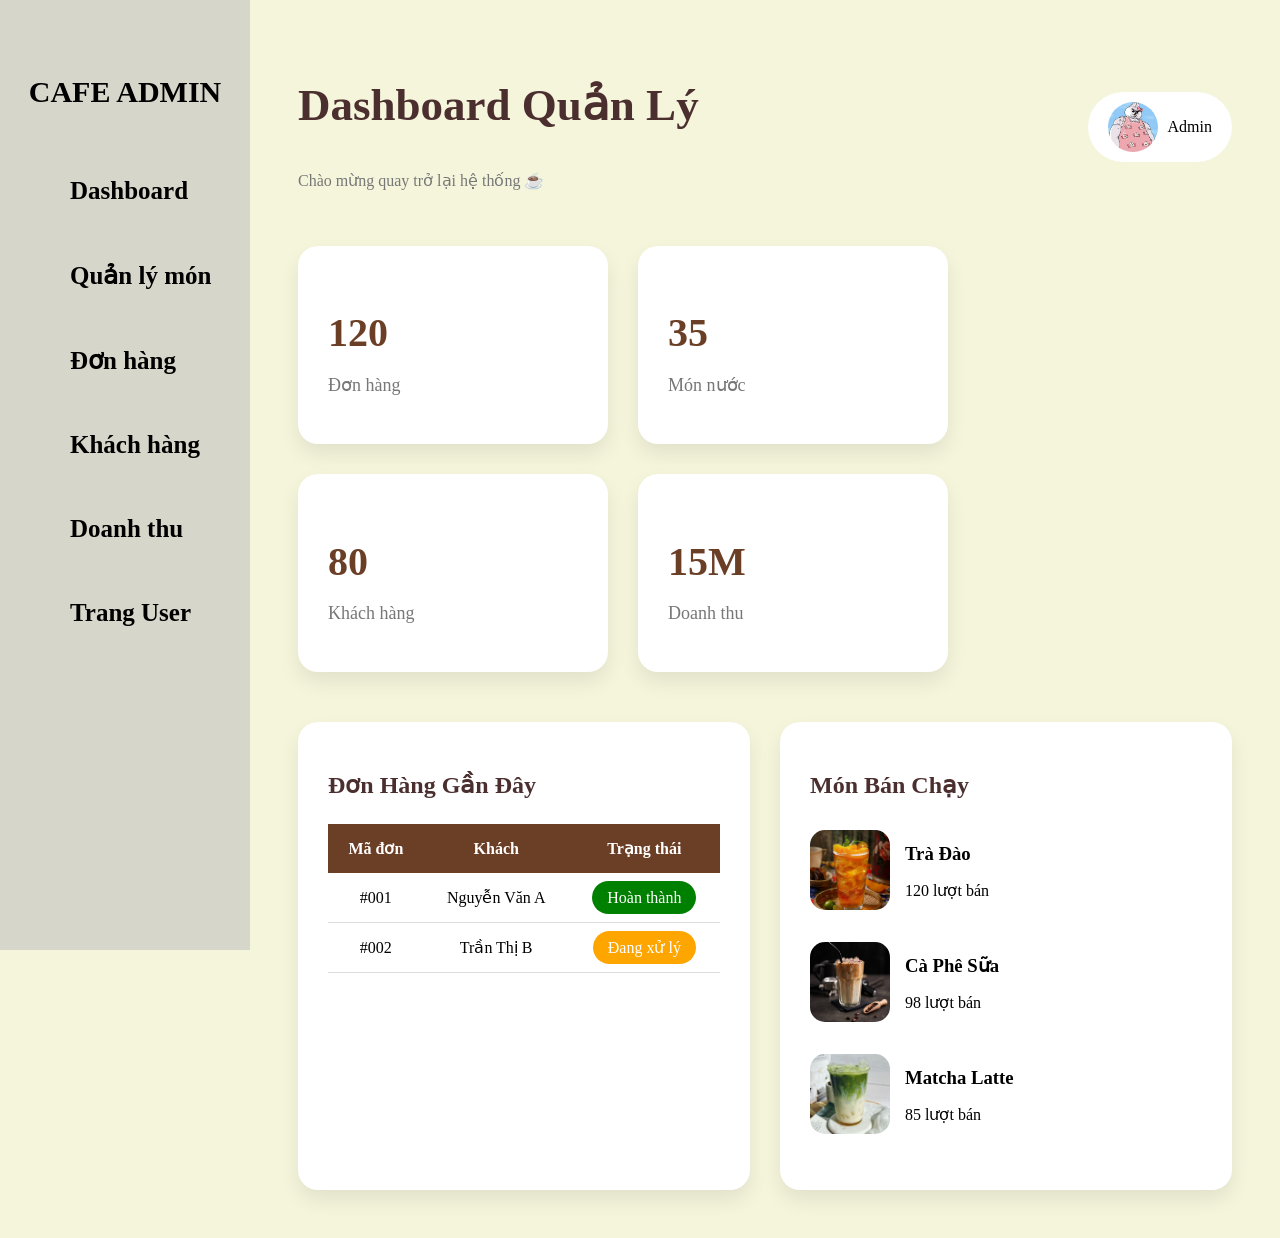
<file: admin/index.html>
<!DOCTYPE html>
<html lang="vi">
<head>
    <meta charset="UTF-8">
    <title>webAdmin</title>
    <link rel="stylesheet" href="style.css">
</head>
<body>
    <div class="sidebar">
        <h2 class="admin-title">CAFE ADMIN</h2>
        <ul class="menu">
            <li><a href="trangchu.html">Dashboard</a></li>
            <li><a href="menu.html">Quản lý món</a></li>
            <li><a href="donhang.html">Đơn hàng</a></li>
            <li><a href="khachhang.html">Khách hàng</a></li>
            <li><a href="doanhthu.html">Doanh thu</a></li>
            <li><a href="../WebUser/index.html">Trang User</a></li>
        </ul>

    </div>
    <div class="main">
        <div class="topbar">
            <div>
                <h1 class="title">Dashboard Quản Lý</h1>
                <p class="hello">Chào mừng quay trở lại hệ thống ☕</p>
            </div>
            <div class="admin-info">
                <img src="avataradmin.jpg" alt="">
                <span>Admin</span>
            </div>
        </div>
        <div class="dashboard">
            <div class="card">
                <h2>120</h2>
                <p>Đơn hàng</p>
            </div>
            <div class="card">
                <h2>35</h2>
                <p>Món nước</p>
            </div>
            <div class="card">
                <h2>80</h2>
                <p>Khách hàng</p>
            </div>
            <div class="card">
                <h2>15M</h2>
                <p>Doanh thu</p>
            </div>

        </div>
        <div class="content-box">
            <div class="recent-order">
                <h2>Đơn Hàng Gần Đây</h2>
                <table>
                    <tr>
                        <th>Mã đơn</th>
                        <th>Khách</th>
                        <th>Trạng thái</th>
                    </tr>
                    <tr>
                        <td>#001</td>
                        <td>Nguyễn Văn A</td>
                        <td><span class="done">Hoàn thành</span></td>
                    </tr>
                    <tr>
                        <td>#002</td>
                        <td>Trần Thị B</td>
                        <td><span class="waiting">Đang xử lý</span></td>
                    </tr>
                </table>
            </div>
            <div class="best-seller">
                <h2>Món Bán Chạy</h2>
                <div class="drink-item">
                    <img src="tradao.jpg">
                    <div>
                        <h3>Trà Đào</h3>
                        <p>120 lượt bán</p>
                    </div>
                </div>
                <div class="drink-item">
                    <img src="cafesua.jpg">
                    <div>
                        <h3>Cà Phê Sữa</h3>
                        <p>98 lượt bán</p>
                    </div>
                </div>
                <div class="drink-item">
                    <img src="matcha1.jpg">
                    <div>
                        <h3>Matcha Latte</h3>
                        <p>85 lượt bán</p>
                    </div>
                </div>

            </div>

        </div>

    </div>

</body>

</html>
</file>
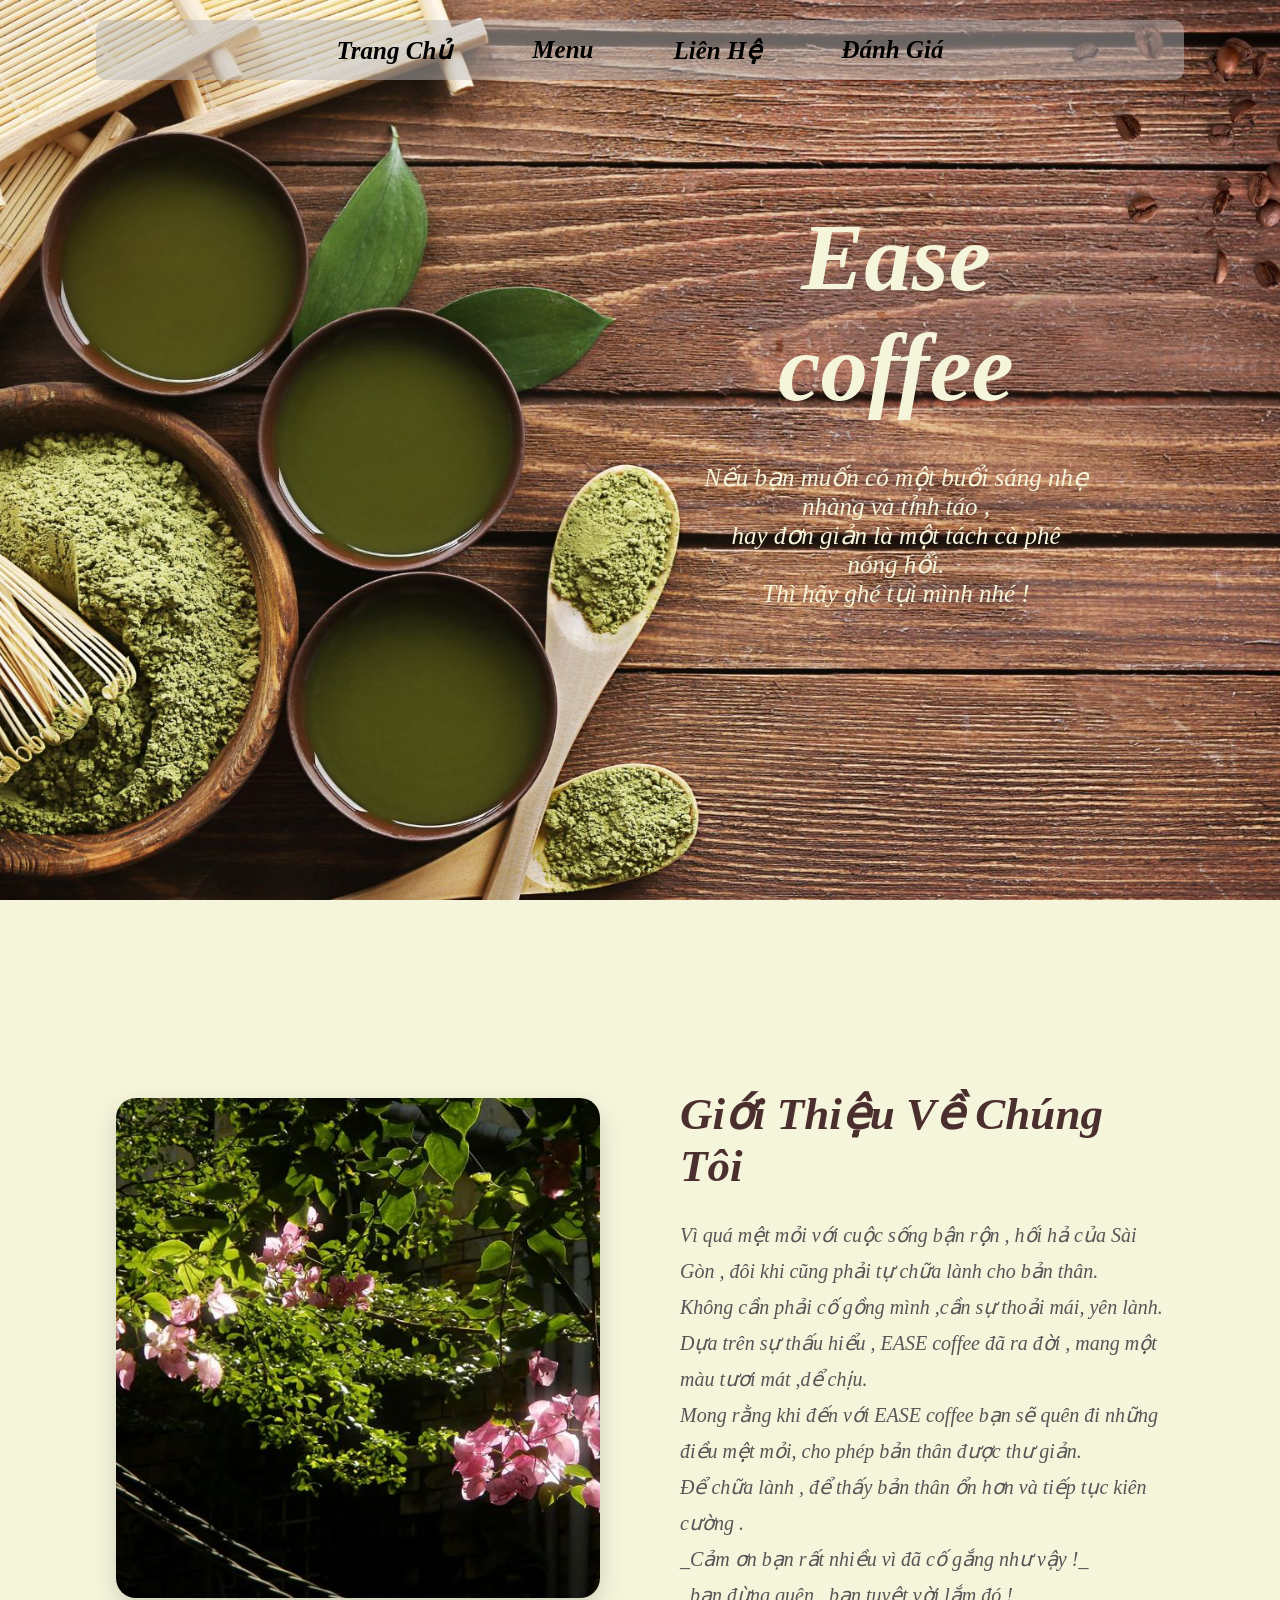
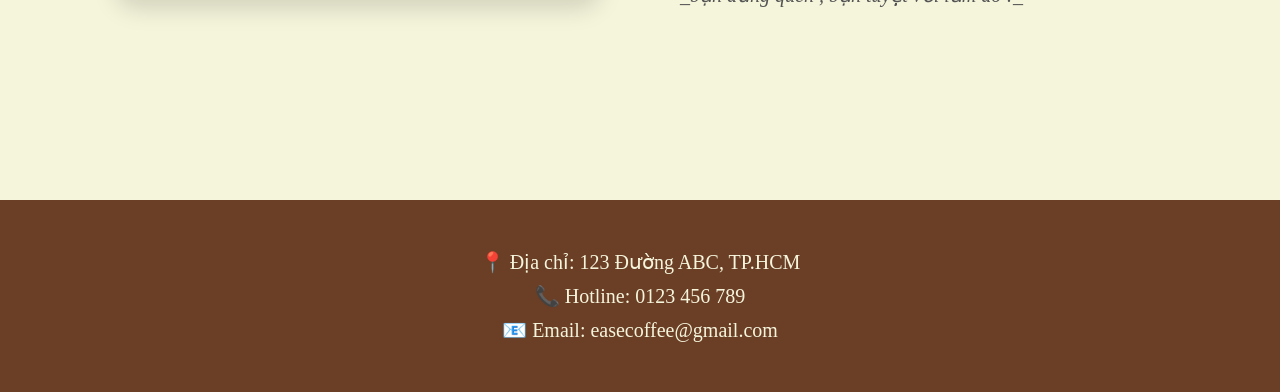
<file: user/index.html>
<!DOCTYPE html>
<html lang="en">
<head>
    <meta charset="UTF-8">
    <meta name="viewport" content="width=device-width, initial-scale=1.0">
    <title>webUser</title>
    <link rel="stylesheet" href="style.css">
</head>

<body>
    <div class="imgpage1">
        <img src="backgrpage1.jpg">
        <div class="textpage1">
            <div class="boxheader">
                <div class="header"><a href="index.html">Trang Chủ</a>
                </div>
                <div class="header"><a href="menu.html">Menu</a>
                </div>
                <div class="header"><a href="lienhe.html">Liên Hệ</a>
                </div>
                <div class="header"><a href="danhgia.html">Đánh Giá</a>
                </div>
            </div>
        </div>
        <div class="content1">
            <h1> Ease coffee</h1>
            <p>Nếu bạn muốn có một buổi sáng nhẹ nhàng và tỉnh táo ,</p>
            <p> hay đơn giản là một tách cà phê nóng hổi.</p>
            <p>Thì hãy ghé tụi mình nhé !</p>
        </div>

    </div>
    <div class="page1tt">
        <div class="gioithieu-img"> <img src="anhbanner.jpg" alt="Cafe"> </div>
        <div class="gioithieu-text">
            <h1>Giới Thiệu Về Chúng Tôi</h1>
            <p> Vì quá mệt mỏi với cuộc sống bận rộn , hối hả của Sài Gòn , đôi khi cũng phải tự chữa lành cho bản thân.
            </p>
            <p>Không cần phải cố gồng mình ,cần sự thoải mái, yên lành. </p>
            <p>Dựa trên sự thấu hiểu , EASE coffee đã ra đời , mang một màu tươi mát ,dể chịu.</p>
            <p>Mong rằng khi đến với EASE coffee bạn sẽ quên đi những điều mệt mỏi, cho phép bản thân được thư giản.
            </p>
            <p>Để chữa lành , để thấy bản thân ổn hơn và tiếp tục kiên cường .</p>
            <p>_Cảm ơn bạn rất nhiều vì đã cố gắng như vậy !_</p>
            <p>_bạn đừng quên , bạn tuyệt vời lắm đó !_</p>
        </div>
    </div>
     <div class="footer">
            <div class="contact-infopage1tt">
                <p>📍 Địa chỉ: 123 Đường ABC, TP.HCM</p>
                <p>📞 Hotline: 0123 456 789</p>
                <p>📧 Email: easecoffee@gmail.com</p>
            </div>
    </div>
</body>

</html>
</file>
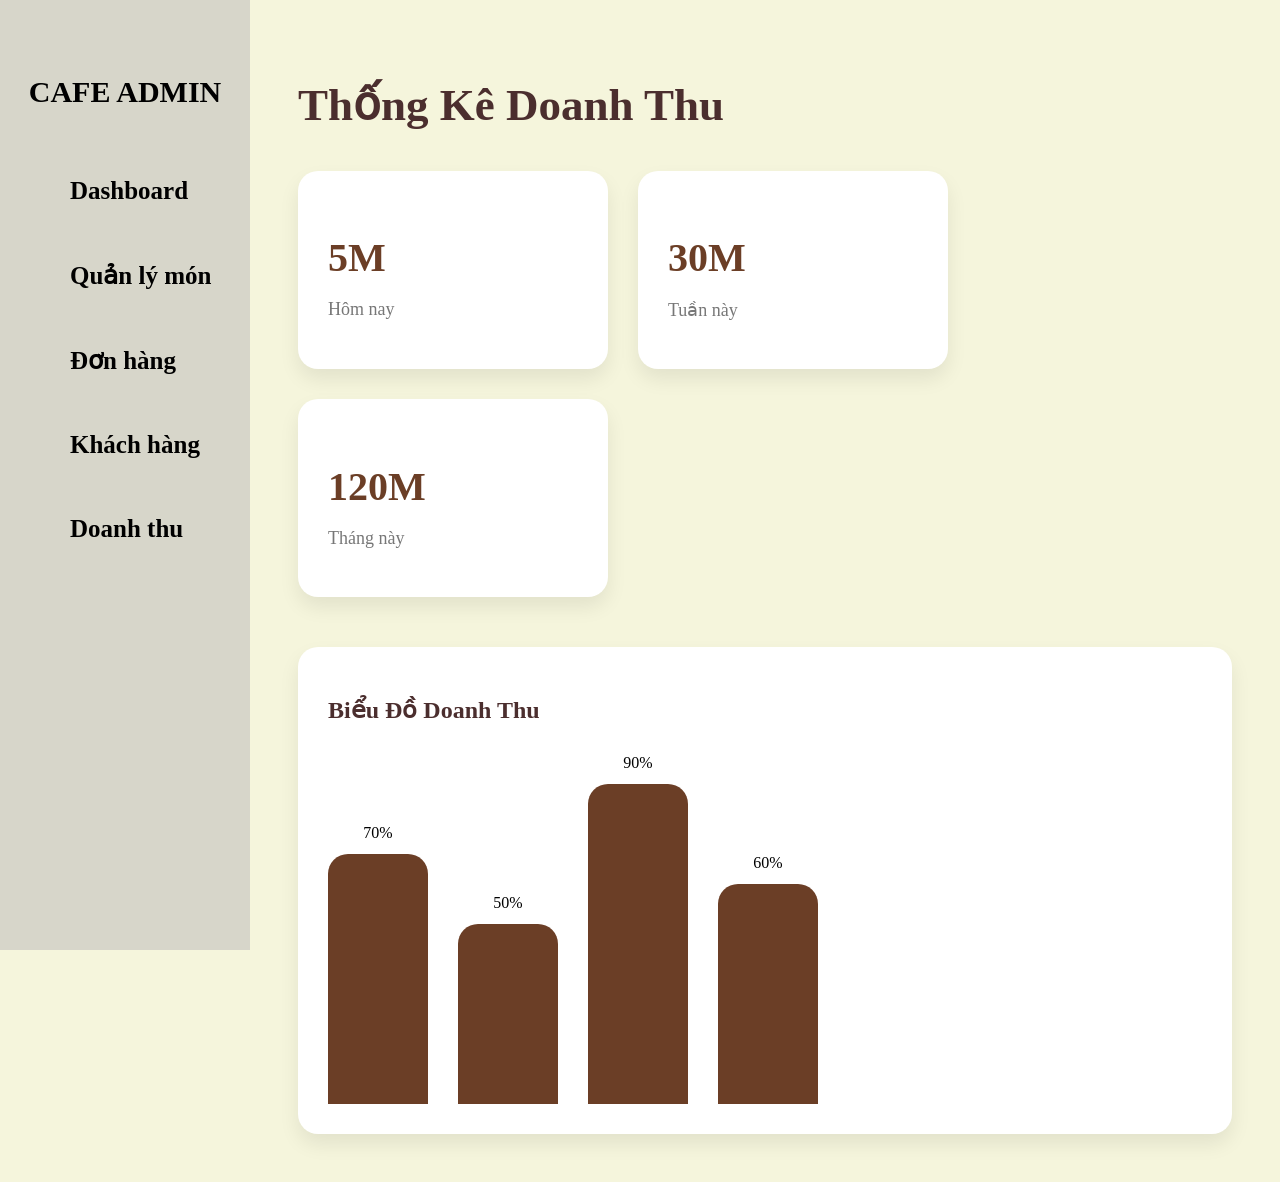
<file: admin/doanhthu.html>
<!DOCTYPE html>
<html lang="vi">
<head>
    <meta charset="UTF-8">
    <title>Doanh Thu</title>
    <link rel="stylesheet" href="style.css">
</head>
<body>
    <div class="sidebar">
        <h2 class="admin-title">CAFE ADMIN</h2>
        <ul class="menu">
            <li><a href="index.html">Dashboard</a></li>
            <li><a href="menu.html">Quản lý món</a></li>
            <li><a href="donhang.html">Đơn hàng</a></li>
            <li><a href="khachhang.html">Khách hàng</a></li>
            <li><a href="doanhthu.html">Doanh thu</a></li>
        </ul>
    </div>
    <div class="main">
        <h1 class="title">Thống Kê Doanh Thu</h1>
        <div class="dashboard">
            <div class="card">
                <h2>5M</h2>
                <p>Hôm nay</p>
            </div>
            <div class="card">
                <h2>30M</h2>
                <p>Tuần này</p>
            </div>
            <div class="card">
                <h2>120M</h2>
                <p>Tháng này</p>
            </div>
        </div>
        <div class="chart-box">
            <h2>Biểu Đồ Doanh Thu</h2>
            <div class="chart">
                <div class="bar bar1">
                    <span>70%</span>
                </div>
                <div class="bar bar2">
                    <span>50%</span>
                </div>
                <div class="bar bar3">
                    <span>90%</span>
                </div>
                <div class="bar bar4">
                    <span>60%</span>
                </div>
            </div>
        </div>
    </div>

</body>

</html>
</file>
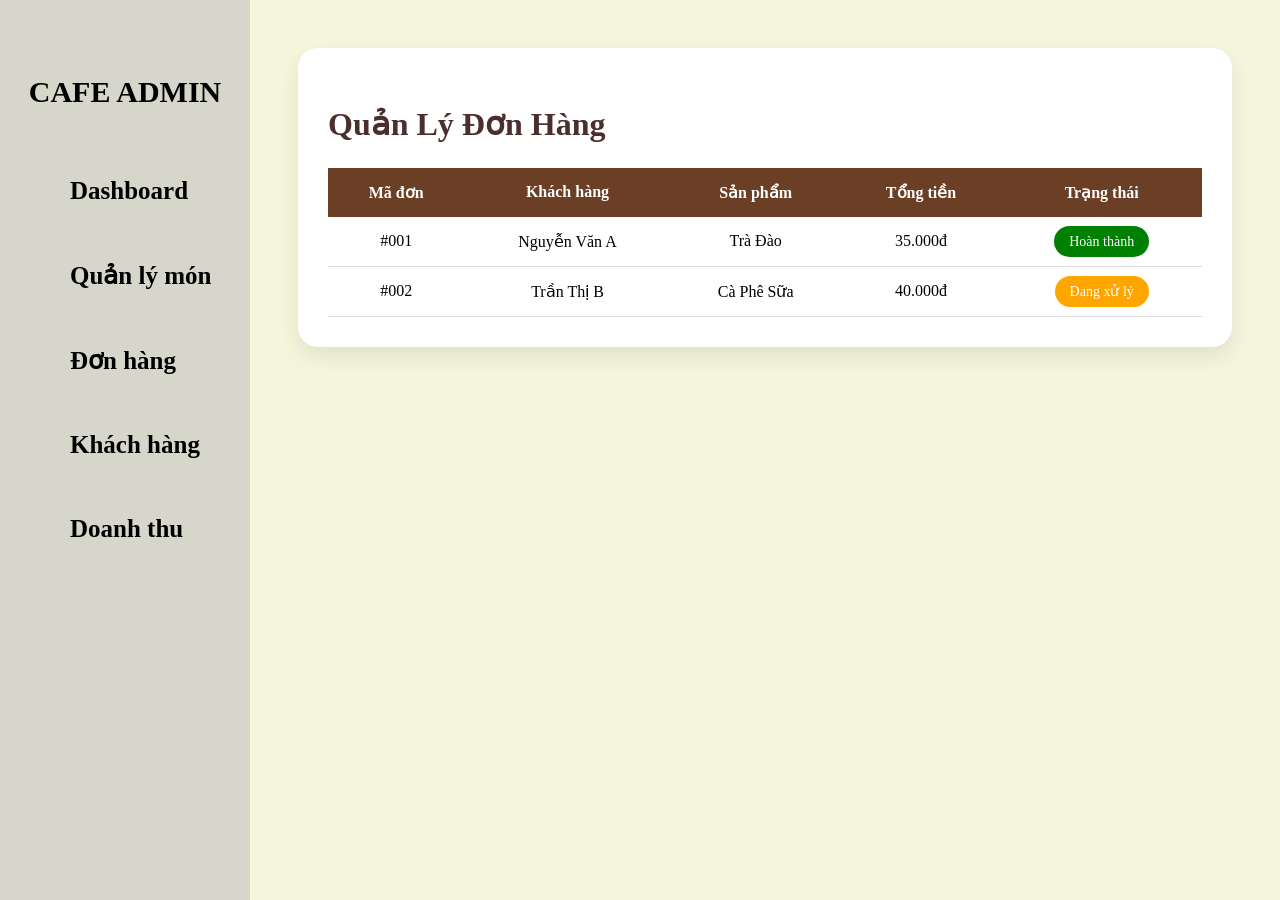
<file: admin/donhang.html>
<!DOCTYPE html>
<html lang="vi">
<head>
    <meta charset="UTF-8">
    <title>Đơn Hàng</title>
    <link rel="stylesheet" href="style.css">
</head>

<body>

    <div class="sidebar">
         <h2 class="admin-title">CAFE ADMIN</h2>
        <ul class="menu">
             <li><a href="index.html">Dashboard</a></li>
            <li><a href="menu.html">Quản lý món</a></li>
            <li><a href="donhang.html">Đơn hàng</a></li>
            <li><a href="khachhang.html">Khách hàng</a></li>
            <li><a href="doanhthu.html">Doanh thu</a></li>
        </ul>

    </div>

    <div class="main">

        <div class="table-box">

            <h2 class="table-title">Quản Lý Đơn Hàng</h2>

            <table>

                <tr>
                    <th>Mã đơn</th>
                    <th>Khách hàng</th>
                    <th>Sản phẩm</th>
                    <th>Tổng tiền</th>
                    <th>Trạng thái</th>
                </tr>

                <tr>
                    <td>#001</td>
                    <td>Nguyễn Văn A</td>
                    <td>Trà Đào</td>
                    <td>35.000đ</td>
                    <td>
                        <span class="status done">Hoàn thành</span>
                    </td>
                </tr>

                <tr>
                    <td>#002</td>
                    <td>Trần Thị B</td>
                    <td>Cà Phê Sữa</td>
                    <td>40.000đ</td>
                    <td>
                        <span class="status waiting">Đang xử lý</span>
                    </td>
                </tr>

            </table>

        </div>

    </div>

</body>

</html>
</file>
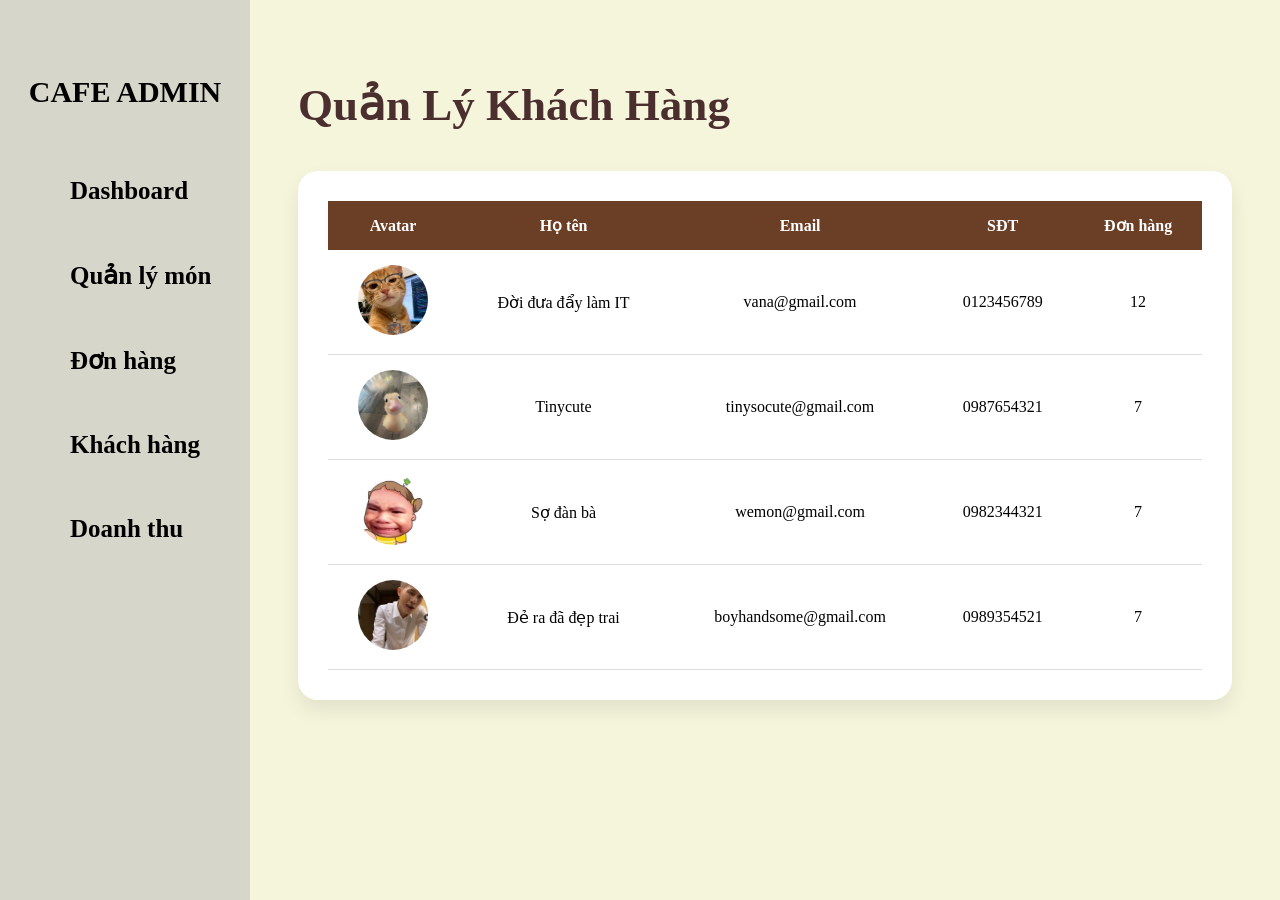
<file: admin/khachhang.html>
<!DOCTYPE html>
<html lang="vi">
<head>
    <meta charset="UTF-8">
    <title>Khách Hàng</title>
    <link rel="stylesheet" href="style.css">
</head>
<body>
    <div class="sidebar">
        <h2 class="admin-title">CAFE ADMIN</h2>
       <ul class="menu">
            <li><a href="index.html">Dashboard</a></li>
            <li><a href="menu.html">Quản lý món</a></li>
            <li><a href="donhang.html">Đơn hàng</a></li>
            <li><a href="khachhang.html">Khách hàng</a></li>
            <li><a href="doanhthu.html">Doanh thu</a></li>
        </ul>
    </div>

    <div class="main">

        <h1 class="title">Quản Lý Khách Hàng</h1>

        <div class="table-box">

            <table>
                <tr>
                    <th>Avatar</th>
                    <th>Họ tên</th>
                    <th>Email</th>
                    <th>SĐT</th>
                    <th>Đơn hàng</th>
                </tr>
                <tr>
                    <td>
                        <img src="avater2.jpg" class="avatar">
                    </td>
                    <td>Đời đưa đẩy làm IT</td>
                    <td>vana@gmail.com</td>
                    <td>0123456789</td>
                    <td>12</td>
                </tr>
                <tr>
                    <td>
                        <img src="avatar1.jpg" class="avatar">
                    </td>
                    <td>Tinycute</td>
                    <td>tinysocute@gmail.com</td>
                    <td>0987654321</td>
                    <td>7</td>
                </tr>
                <tr>
                    <td>
                        <img src="Haha.jpg" class="avatar">
                    </td>
                    <td>Sợ đàn bà</td>
                    <td>wemon@gmail.com</td>
                    <td>0982344321</td>
                    <td>7</td>
                </tr>
                <tr>
                    <td>
                        <img src="avatarend.jpg" class="avatar">
                    </td>
                    <td>Đẻ ra đã đẹp trai</td>
                    <td>boyhandsome@gmail.com</td>
                    <td>0989354521</td>
                    <td>7</td>
                </tr>

            </table>

        </div>

    </div>

</body>

</html>
</file>
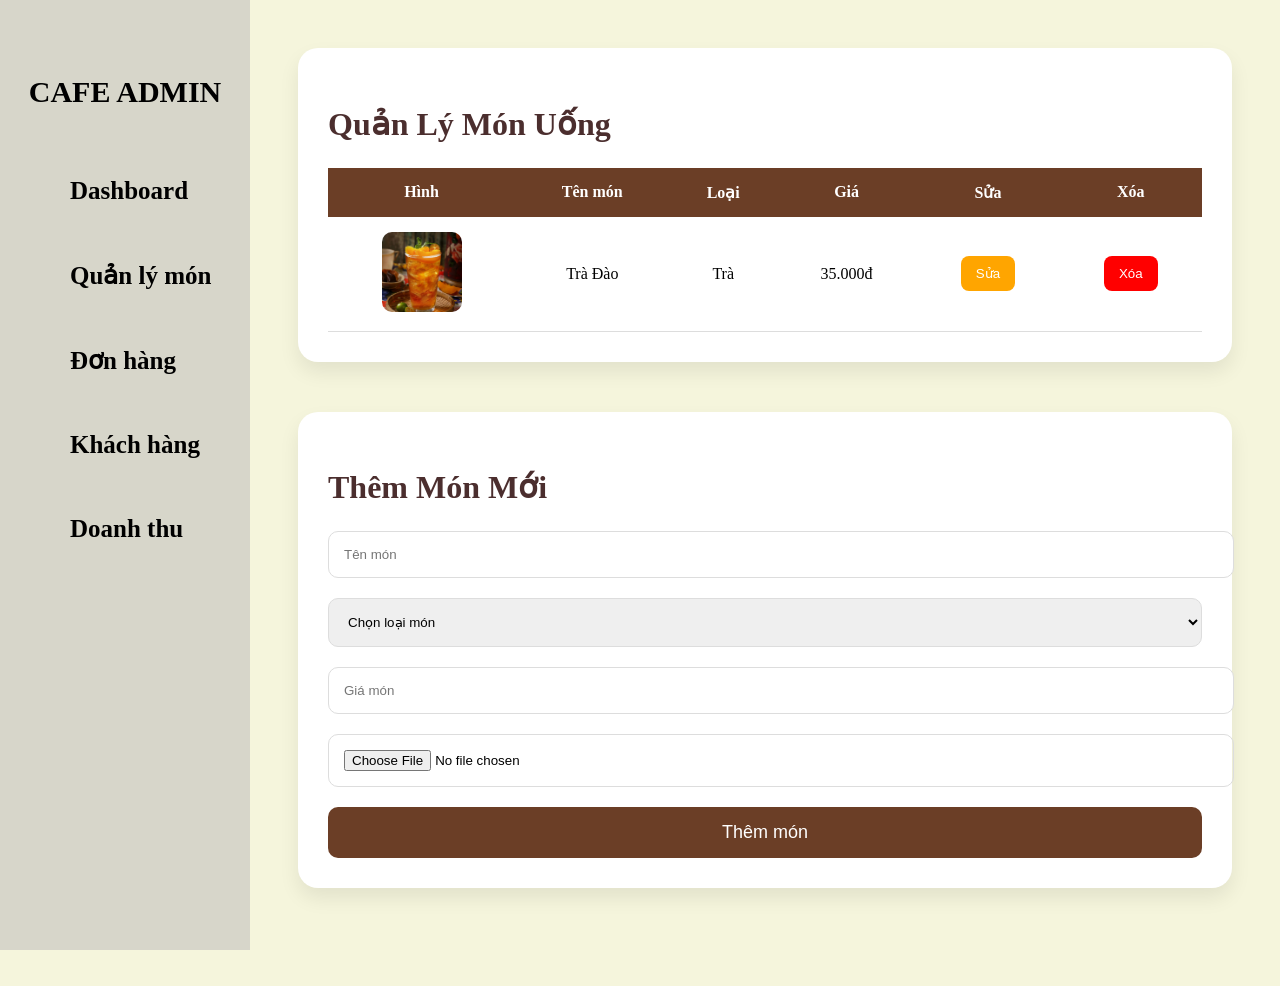
<file: admin/menu.html>
<!DOCTYPE html>
<html lang="en">
<head>
    <meta charset="UTF-8">
    <meta name="viewport" content="width=device-width, initial-scale=1.0">
    <title>htmlmenu</title>
    <link rel="stylesheet" href="style.css">
</head>

<body>
    <div class="sidebar">
         <h2 class="admin-title">CAFE ADMIN</h2>
        <ul class="menu">
            <li><a href="index.html">Dashboard</a></li>
            <li><a href="menu.html">Quản lý món</a></li>
            <li><a href="donhang.html">Đơn hàng</a></li>
            <li><a href="khachhang.html">Khách hàng</a></li>
            <li><a href="doanhthu.html">Doanh thu</a></li>
        </ul>
    </div>
    <div class="main">
        <div class="table-box">
            <h2 class="table-title">Quản Lý Món Uống</h2>
            <table>
                <tr>
                    <th>Hình</th>
                    <th>Tên món</th>
                    <th>Loại</th>
                    <th>Giá</th>
                    <th>Sửa</th>
                    <th>Xóa</th>
                </tr>
                <tr>
                    <td>
                        <img src="tradao.jpg" class="product-img">
                    </td>
                    <td>Trà Đào</td>
                    <td>Trà</td>
                    <td>35.000đ</td>
                    <td>
                        <button class="btn-edit">Sửa</button>
                    </td>

                    <td>
                        <button class="btn-delete">Xóa</button>
                    </td>
                </tr>

            </table>

        </div>
        <div class="form-box">
            <h2>Thêm Món Mới</h2>
            <input type="text" placeholder="Tên món">
            <select>
                <option>Chọn loại món</option>
                <option>Trà</option>
                <option>Cà phê</option>
                <option>Matcha</option>
            </select>
            <input type="text" placeholder="Giá món">
            <input type="file">
            <button>Thêm món</button>
        </div>
    </div>

</body>

</html>
</file>
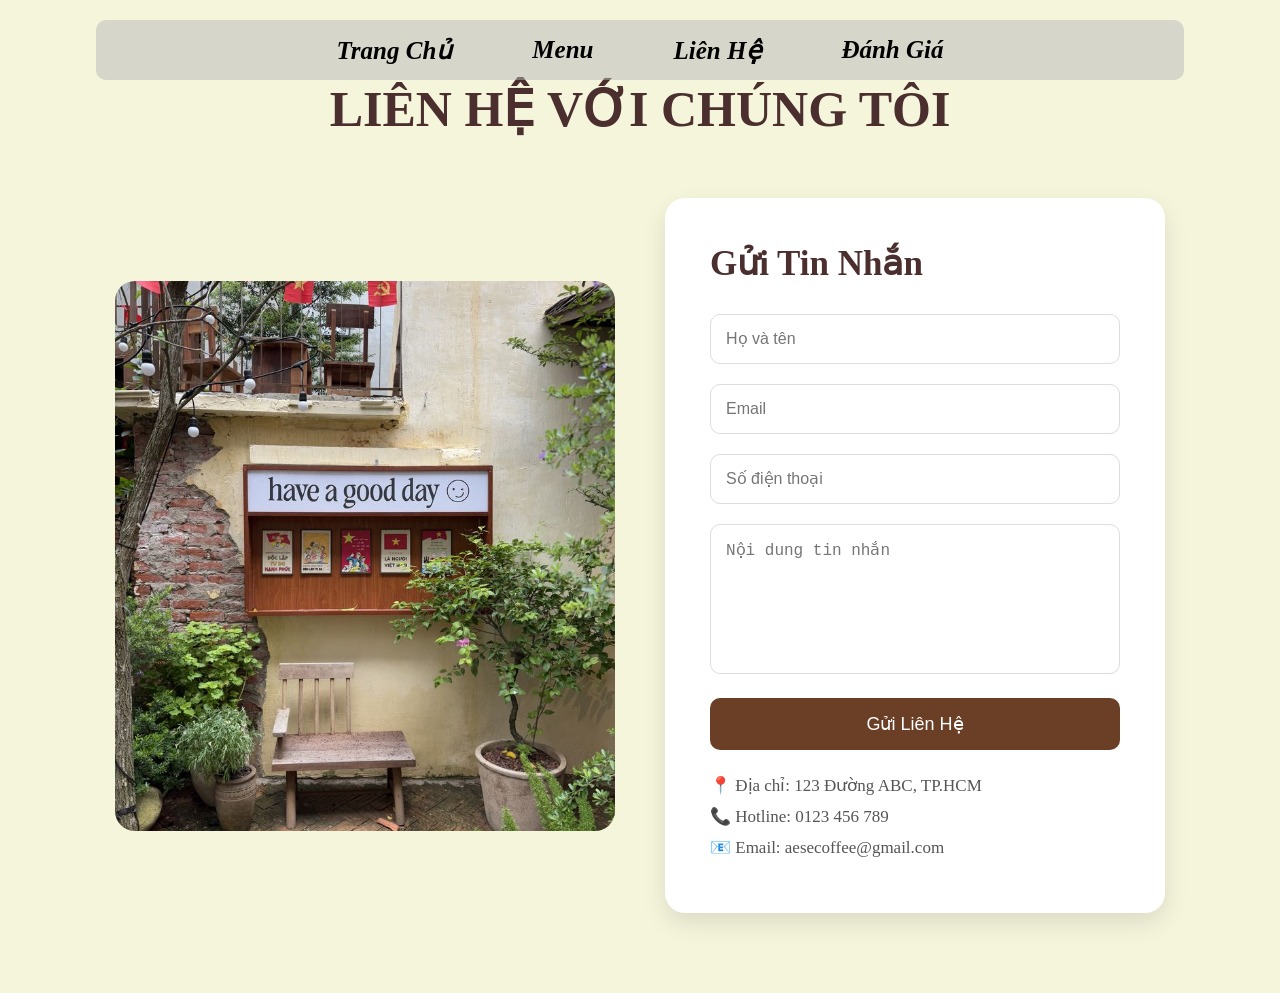
<file: user/lienhe.html>
<!DOCTYPE html>
<html lang="en">
<head>
    <meta charset="UTF-8">
    <meta name="viewport" content="width=device-width, initial-scale=1.0">
    <title>htmllienhe</title>
    <link rel="stylesheet" href="style.css">
</head>
<body>
    <div class="page3">
        <div class="textpage3">
            <div class="boxheader">
                <div class="header"><a href="index.html">Trang Chủ</a>
                </div>
                <div class="header"><a href="menu.html">Menu</a>
                </div>
                <div class="header"><a href="lienhe.html">Liên Hệ</a>
                </div>
                <div class="header"><a href="danhgia.html">Đánh Giá</a>
                </div>
            </div>
        </div>
        <section class="contact">
            <h1 class="contact-title">LIÊN HỆ VỚI CHÚNG TÔI</h1>
            <div class="contact-container">
                <div class="contact-img">
                    <img src="bannerlienhe.jpg" alt="">
                </div>
                <div class="contact-form">
                    <h2>Gửi Tin Nhắn</h2>
                    <input type="text" placeholder="Họ và tên">
                    <input type="email" placeholder="Email">
                    <input type="text" placeholder="Số điện thoại">
                    <textarea placeholder="Nội dung tin nhắn"></textarea>
                    <button>Gửi Liên Hệ</button>
                    <div class="contact-info">
                        <p>📍 Địa chỉ: 123 Đường ABC, TP.HCM</p>
                        <p>📞 Hotline: 0123 456 789</p>
                        <p>📧 Email: aesecoffee@gmail.com</p>
                    </div>
                </div>
            </div>
        </section>
    </div>
</body>

</html>
</file>
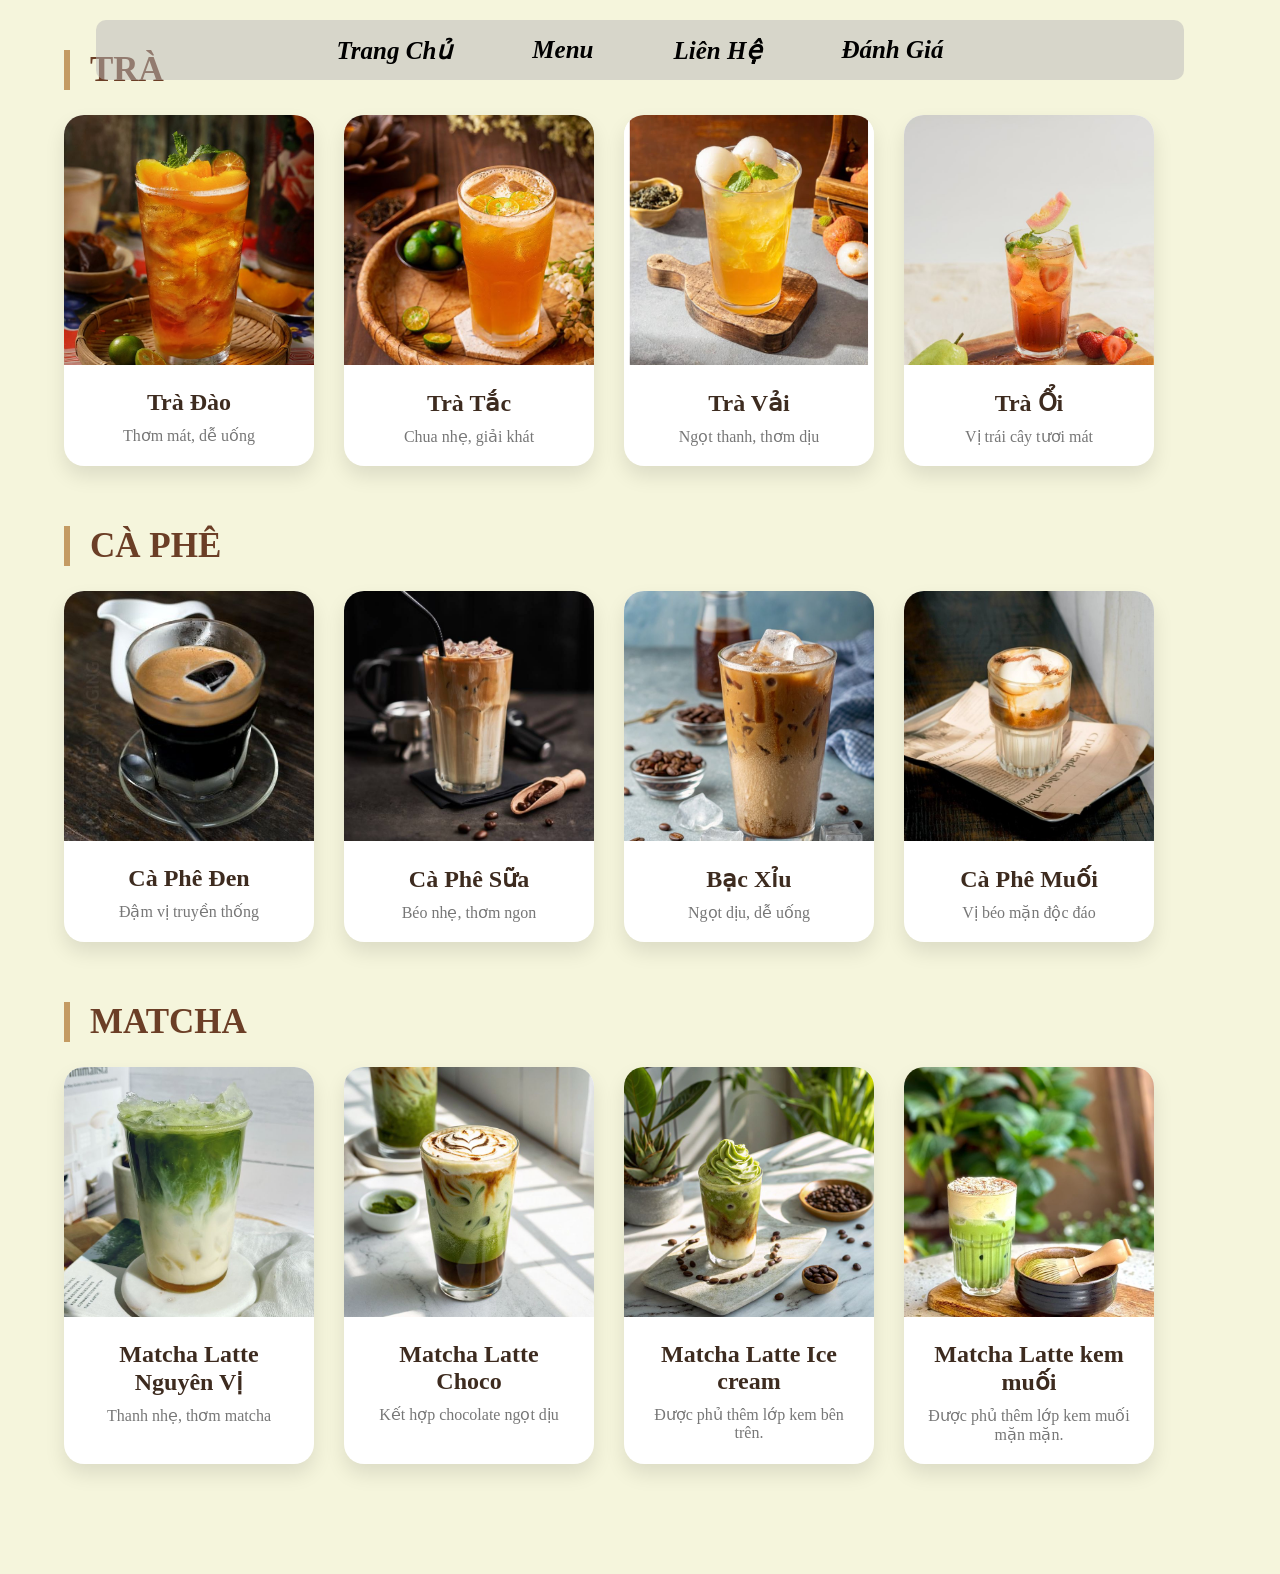
<file: user/menu.html>
<!DOCTYPE html>
<html lang="en">
<head>
    <meta charset="UTF-8">
    <meta name="viewport" content="width=device-width, initial-scale=1.0">
    <title>htmlmenu</title>
    <link rel="stylesheet" href="style.css">
</head>

<body>
    <div class="page2">
        <div class="textpage2">
            <div class="boxheader">
                <div class="header"><a href="index.html">Trang Chủ</a>
                </div>
                <div class="header"><a href="menu.html">Menu</a>
                </div>
                <div class="header"><a href="lienhe.html">Liên Hệ</a>
                </div>
                <div class="header"><a href="danhgia.html">Đánh Giá</a>
                </div>
            </div>
        </div>
        <div class="menu-container">
            <div class="menu-box">
                <h2>TRÀ</h2>
                <div class="drink-list">
                    <div class="drink-card">
                        <img src="tradao.jpg" alt="">
                        <div class="drink-info">
                            <h3>Trà Đào</h3>
                            <p>Thơm mát, dễ uống</p>
                        </div>
                    </div>

                    <div class="drink-card">
                        <img src="tratac.jpg" alt="">
                        <div class="drink-info">
                            <h3>Trà Tắc</h3>
                            <p>Chua nhẹ, giải khát</p>
                        </div>
                    </div>

                    <div class="drink-card">
                        <img src="travai.jpg" alt="">
                        <div class="drink-info">
                            <h3>Trà Vải</h3>
                            <p>Ngọt thanh, thơm dịu</p>
                        </div>
                    </div>

                    <div class="drink-card">
                        <img src="traoi.jpg" alt="">
                        <div class="drink-info">
                            <h3>Trà Ổi</h3>
                            <p>Vị trái cây tươi mát</p>
                        </div>
                    </div>

                </div>
            </div>
            <div class="menu-box">
                <h2>CÀ PHÊ</h2>
                <div class="drink-list">
                    <div class="drink-card">
                        <img src="cafeda.jpg" alt="">
                        <div class="drink-info">
                            <h3>Cà Phê Đen</h3>
                            <p>Đậm vị truyền thống</p>
                        </div>
                    </div>
                    <div class="drink-card">
                        <img src="cafesua.jpg" alt="">
                        <div class="drink-info">
                            <h3>Cà Phê Sữa</h3>
                            <p>Béo nhẹ, thơm ngon</p>
                        </div>
                    </div>
                    <div class="drink-card">
                        <img src="bacxiu.jpg" alt="">
                        <div class="drink-info">
                            <h3>Bạc Xỉu</h3>
                            <p>Ngọt dịu, dễ uống</p>
                        </div>
                    </div>
                    <div class="drink-card">
                        <img src="cafemuoi.jpg" alt="">
                        <div class="drink-info">
                            <h3>Cà Phê Muối</h3>
                            <p>Vị béo mặn độc đáo</p>
                        </div>
                    </div>
                </div>
            </div>
            <div class="menu-box">
                <h2>MATCHA</h2>
                <div class="drink-list">
                    <div class="drink-card">
                        <img src="matcha1.jpg" alt="">
                        <div class="drink-info">
                            <h3>Matcha Latte  Nguyên Vị</h3>
                            <p>Thanh nhẹ, thơm matcha</p>
                        </div>
                    </div>
                    <div class="drink-card">
                        <img src="matcha2.jpg" alt="">
                        <div class="drink-info">
                            <h3>Matcha Latte Choco</h3>
                            <p>Kết hợp chocolate ngọt dịu</p>
                        </div>
                    </div>
                    <div class="drink-card">
                        <img src="matcha3.jpg" alt="">
                        <div class="drink-info">
                            <h3>Matcha Latte Ice cream</h3>
                            <p>Được phủ thêm lớp kem bên trên.</p>
                        </div>
                    </div>
                     <div class="drink-card">
                        <img src="matcha4.jpg" alt="">
                        <div class="drink-info">
                            <h3>Matcha Latte kem muối </h3>
                            <p>Được phủ thêm lớp kem muối mặn mặn.</p>
                        </div>
                    </div>
                </div>
            </div>
        </div>
    </div>
</body>

</html>
</file>
<file: admin/style.css>
body {
    background: beige;
    display: flex;
}

.sidebar {
    width: 250px;
    height: 100vh;
    background:  rgba(185, 183, 183, 0.5);
    position: fixed;
    left: 0;
    top: 0;
    padding-top: 50px;
}
.sidebar h2{
    color:black;
}
.menu {
    list-style: none; 
}
.menu li {
    margin-bottom: 20px;
}
.menu li a {
    text-decoration: none;
    color:black;
    display: block;
    padding: 18px 30px;
    font-size: 25px;
   font-weight: bold;
    transition: 0.3s;
}

.menu li a:hover {
    background: #6b3e26;
}

.main {
    margin-left: 250px;
    width: calc(100% - 250px);
    padding: 40px;
}

.title {
    font-size: 45px;
    color: #4b2e2e;
    margin-bottom: 40px;
}

.dashboard {
    display: flex;
    gap: 30px;
    flex-wrap: wrap;
    margin-bottom: 50px;
}

.card {
    width: 250px;
    background:  white;
    padding: 30px;
    border-radius: 20px;
    box-shadow: 0 10px 20px rgba(0, 0, 0, 0.08);
}

.card h2 {
    font-size: 40px;
    color: #6b3e26;
    margin-bottom: 10px;
}

.card p {
    color: #777;
    font-size: 18px;
}


.table-box {
    background: white;
    padding: 30px;
    border-radius: 20px;
    box-shadow: 0 10px 20px rgba(0, 0, 0, 0.08);
    margin-bottom: 50px;
}

.table-title {
    font-size: 32px;
    color: #4b2e2e;
    margin-bottom: 25px;
}

table {
    width: 100%;
    border-collapse: collapse;
}

table th {
    background: #6b3e26;
    color: white;
    padding: 15px;
}

table td {
    padding: 15px;
    text-align: center;
    border-bottom: 1px solid #ddd;
}

.product-img {
    width: 80px;
    height: 80px;
    border-radius: 10px;
    object-fit: cover;
}

.btn-edit {
    padding: 10px 15px;
    border: none;
    background: orange;
    color: white;
    border-radius: 8px;
    cursor: pointer;
}

.btn-delete {
    padding: 10px 15px;
    border: none;
    background: red;
    color: white;
    border-radius: 8px;
    cursor: pointer;
}
.form-box {
    background: white;
    padding: 30px;
    border-radius: 20px;
    box-shadow: 0 10px 20px rgba(0, 0, 0, 0.08);
    margin-bottom: 50px;
}

.form-box h2 {
    font-size: 32px;
    color: #4b2e2e;
    margin-bottom: 25px;
}

.form-box input,
.form-box select {
    width: 100%;
    padding: 15px;
    margin-bottom: 20px;
    border: 1px solid #ddd;
    border-radius: 10px;
    outline: none;
}

.form-box button {
    width: 100%;
    padding: 15px;
    border: none;
    background: #6b3e26;
    color: white;
    font-size: 18px;
    border-radius: 10px;
    cursor: pointer;
    transition: 0.3s;
}
.form-box button:hover {
    background: #4b2e2e;
}
.status {
    padding: 8px 15px;
    border-radius: 20px;
    color: white;
    font-size: 14px;
}

.done {
    background: green;
}

.waiting {
    background: orange;
}
.admin-title{
    color:white;
    text-align:center;
    margin-bottom:50px;
    font-size:30px;
}
.topbar{
    display:flex;
    justify-content:space-between;
    align-items:center;
    margin-bottom:40px;
}

.hello{
    color:#777;
    margin-top:10px;
}

.admin-info{
    display:flex;
    align-items:center;
    gap:10px;
    background:white;
    padding:10px 20px;
    border-radius:50px;
}

.admin-info img{
    width:50px;
    height:50px;
    border-radius:50%;
    object-fit:cover;
}
.content-box{
    display:flex;
    gap:30px;
    flex-wrap:wrap;
}

.recent-order,
.best-seller{
    flex:1;
    background:white;
    padding:30px;
    border-radius:20px;
    box-shadow:0 10px 20px rgba(0,0,0,0.08);
}

.recent-order h2,
.best-seller h2{
    margin-bottom:25px;
    color:#4b2e2e;
}

.drink-item{
    display:flex;
    align-items:center;
    gap:15px;
    margin-bottom:20px;
}

.drink-item img{
    width:80px;
    height:80px;
    border-radius:15px;
    object-fit:cover;
}

.drink-item h3{
    margin-bottom:5px;
}

.done{
    background:green;
    color:white;
    padding:8px 15px;
    border-radius:20px;
}

.waiting{
    background:orange;
    color:white;
    padding:8px 15px;
    border-radius:20px;
}
.avatar{
    width:70px;
    height:70px;
    border-radius:50%;
    object-fit:cover;
}
.chart-box{
    background:white;
    padding:30px;
    border-radius:20px;
    margin-top:40px;
    box-shadow:0 10px 20px rgba(0,0,0,0.08);
}

.chart-box h2{
    margin-bottom:30px;
    color:#4b2e2e;
}

.chart{
    height:350px;
    display:flex;
    align-items:flex-end;
    gap:30px;
}

.bar{
    width:100px;
    background:#6b3e26;
    border-radius:20px 20px 0 0;
    position:relative;
}

.bar span{
    position:absolute;
    top:-30px;
    left:50%;
    transform:translateX(-50%);
}

.bar1{
    height:250px;
}

.bar2{
    height:180px;
}

.bar3{
    height:320px;
}

.bar4{
    height:220px;
}
</file>
<file: user/style.css>
*{
    margin:0;
    padding:0;
    box-sizing:border-box;
}
body {
    margin: 0;
     overflow-x:hidden;
}

.imgpage1,
.page1tt {
    width: 100%;
    height: 100vh;
    position: relative;
}

.imgpage1 img {
    width: 100%;
    height: 100%;
    object-fit: cover;
    display: block;
}

.boxheader {
    position: absolute;
    top: 20px;
    left: 50%;
    transform: translateX(-50%);
    width: 85%;
    height: 60px;
    background-color: rgba(185, 183, 183, 0.5);
    display: flex;
    justify-content: center;
    align-items: center;
    gap: 80px;
    border-radius: 10px;
    z-index: 2;
    position: fixed;
    z-index: 1000;
}

.header a {
    text-decoration: none;
    color: black;
    font-style: italic;
    font-weight: bold;
    font-size: 25px;
}

.content1 {
    position: absolute;
    top: 45%;
    left: 70%;
    transform: translate(-50%, -50%);
    z-index: 2;
}

.content1 h1{
    color:  beige;
    font-size: 95px;
    font-style: italic;
    font-weight: bold;
    text-align: center;
    margin-bottom: 40px;
}
.content1 p{
    color:  beige;
    font-size: 25px;
    font-style: italic;
    text-align: center;
}
.page2,
.page3 {
    width: 100%;
    height: 100%;
    box-sizing: border-box;
    background-color: beige;
}

.page1tt{
    width:100%;
    min-height:100vh;
    background:beige;
    display:flex;
    justify-content:center;
    align-items:center;
    gap:80px;
    padding:50px 8%;
    box-sizing:border-box;
}

.gioithieu-img{
    width:45%;
}

.gioithieu-img img{
    width:100%;
    height:500px;
    object-fit:cover;
    border-radius:20px;
    box-shadow:0 10px 25px rgba(0,0,0,0.15);
}

.gioithieu-text{
    width:45%;
    font-style: italic;
}
.gioithieu-text h1{
    font-size:45px;
    color:#4b2e2e;
    margin-bottom:25px;
}
.gioithieu-text p{
    font-size:20px;
    color:#555;
    line-height:1.8;
}
.footer{
    width:100%;
    background: #6b3e26;
    padding:20px 20px;
    text-align:center;
}
.contact-infopage1tt{
    width:100%;
    text-align:center;
    padding:20px 20px;
    box-sizing:border-box;
}
.contact-infopage1tt p{
    margin:10px 0;
    color:beige;
    font-size:20px;
}
.menu-title {
    text-align: center;
    font-size: 45px;
    margin-bottom: 50px;
    color: #4b2e2e;
}

.menu-container {
    width: 90%;
    margin: auto;
    padding: 50px 0;
}

.menu-box {
    margin-bottom: 60px;
}

.menu-box h2 {
    font-size: 35px;
    color: #6b3e26;
    margin-bottom: 25px;
    border-left: 6px solid #c49b63;
    padding-left: 20px;
}

.drink-list {
    display: flex;
    gap: 30px;
    flex-wrap: wrap;
}

.drink-card {
    width: 250px;
    background: white;
    border-radius: 20px;
    overflow: hidden;
    box-shadow: 0 10px 20px rgba(0, 0, 0, 0.1);
    transition: 0.4s;
}

.drink-card:hover {
    transform: translateY(-10px);
}

.drink-card img {
    width: 100%;
    height: 250px;
    object-fit: cover;
}

.drink-info {
    padding: 20px;
    text-align: center;
}

.drink-info h3 {
    font-size: 24px;
    margin-bottom: 10px;
    color: #3d2b1f;
}

.drink-info p {
    color: #777;
    font-size: 16px;
}

.contact {
    width: 90%;
    margin: auto;
    padding: 80px 0;
}

.contact-title {
    text-align: center;
    font-size: 50px;
    color: #4b2e2e;
    margin-bottom: 60px;
}

.contact-container {
    display: flex;
    justify-content: center;
    align-items: center;
    gap: 50px;
    flex-wrap: wrap;
}

.contact-img {
    width: 500px;
    height: 550px;
    border-radius: 20px;
    overflow: hidden;
}

.contact-img img {
    width: 100%;
    height: 100%;
    object-fit: cover;
}

.contact-form {
    width: 500px;
    background: white;
    padding: 45px;
    border-radius: 20px;
    box-shadow: 0 10px 25px rgba(0, 0, 0, 0.1);
}

.contact-form h2 {
    font-size: 35px;
    color: #4b2e2e;
    margin-bottom: 30px;
}

.contact-form input,
.contact-form textarea {
    width: 100%;
    padding: 15px;
    margin-bottom: 20px;
    border: 1px solid #ddd;
    border-radius: 10px;
    outline: none;
    font-size: 16px;
}

.contact-form textarea {
    height: 150px;
    resize: none;
}

.contact-form button {
    width: 100%;
    padding: 15px;
    border: none;
    background-color: #6b3e26;
    color: white;
    font-size: 18px;
    border-radius: 10px;
    cursor: pointer;
    transition: 0.4s;
}

.contact-form button:hover {
    background-color: #4b2e2e;
}

.contact-info {
    margin-top: 25px;
}

.contact-info p {
    margin-bottom: 10px;
    color: #555;
    font-size: 17px;
}

.review-section {
    background-color: beige;
    min-height: 100vh;
    padding-top: 120px;
    padding-bottom: 50px;
}

.review-title {
    text-align: center;
    font-size: 50px;
    color: #4b2e2e;
    margin-bottom: 40px;
}

.review-form {
    width: 700px;
    margin: auto;
    background: white;
    padding: 35px;
    border-radius: 20px;
    box-shadow: 0 10px 20px rgba(0, 0, 0, 0.1);
}

.review-form input,
.review-form select,
.review-form textarea {
    width: 100%;
    padding: 15px;
    margin-bottom: 20px;
    border-radius: 10px;
    border: 1px solid #ddd;
    font-size: 16px;
    box-sizing: border-box;
}

.review-form textarea {
    height: 140px;
    resize: none;
}

.review-form button {
    width: 100%;
    padding: 15px;
    border: none;
    background-color: #6b3e26;
    color: white;
    font-size: 18px;
    border-radius: 10px;
    cursor: pointer;
}

.review-form button:hover{
    background-color:#4b2e2e;
}

#reviewList{
    width:700px;
    margin:40px auto;
}
.review-card {
    background: white;
    padding: 20px;
    margin-bottom: 20px;
    border-radius: 15px;
    box-shadow: 0 5px 15px rgba(0, 0, 0, 0.1);
}

.review-card h3 {
    color: #4b2e2e;
    margin-bottom: 10px;
}
</file>
